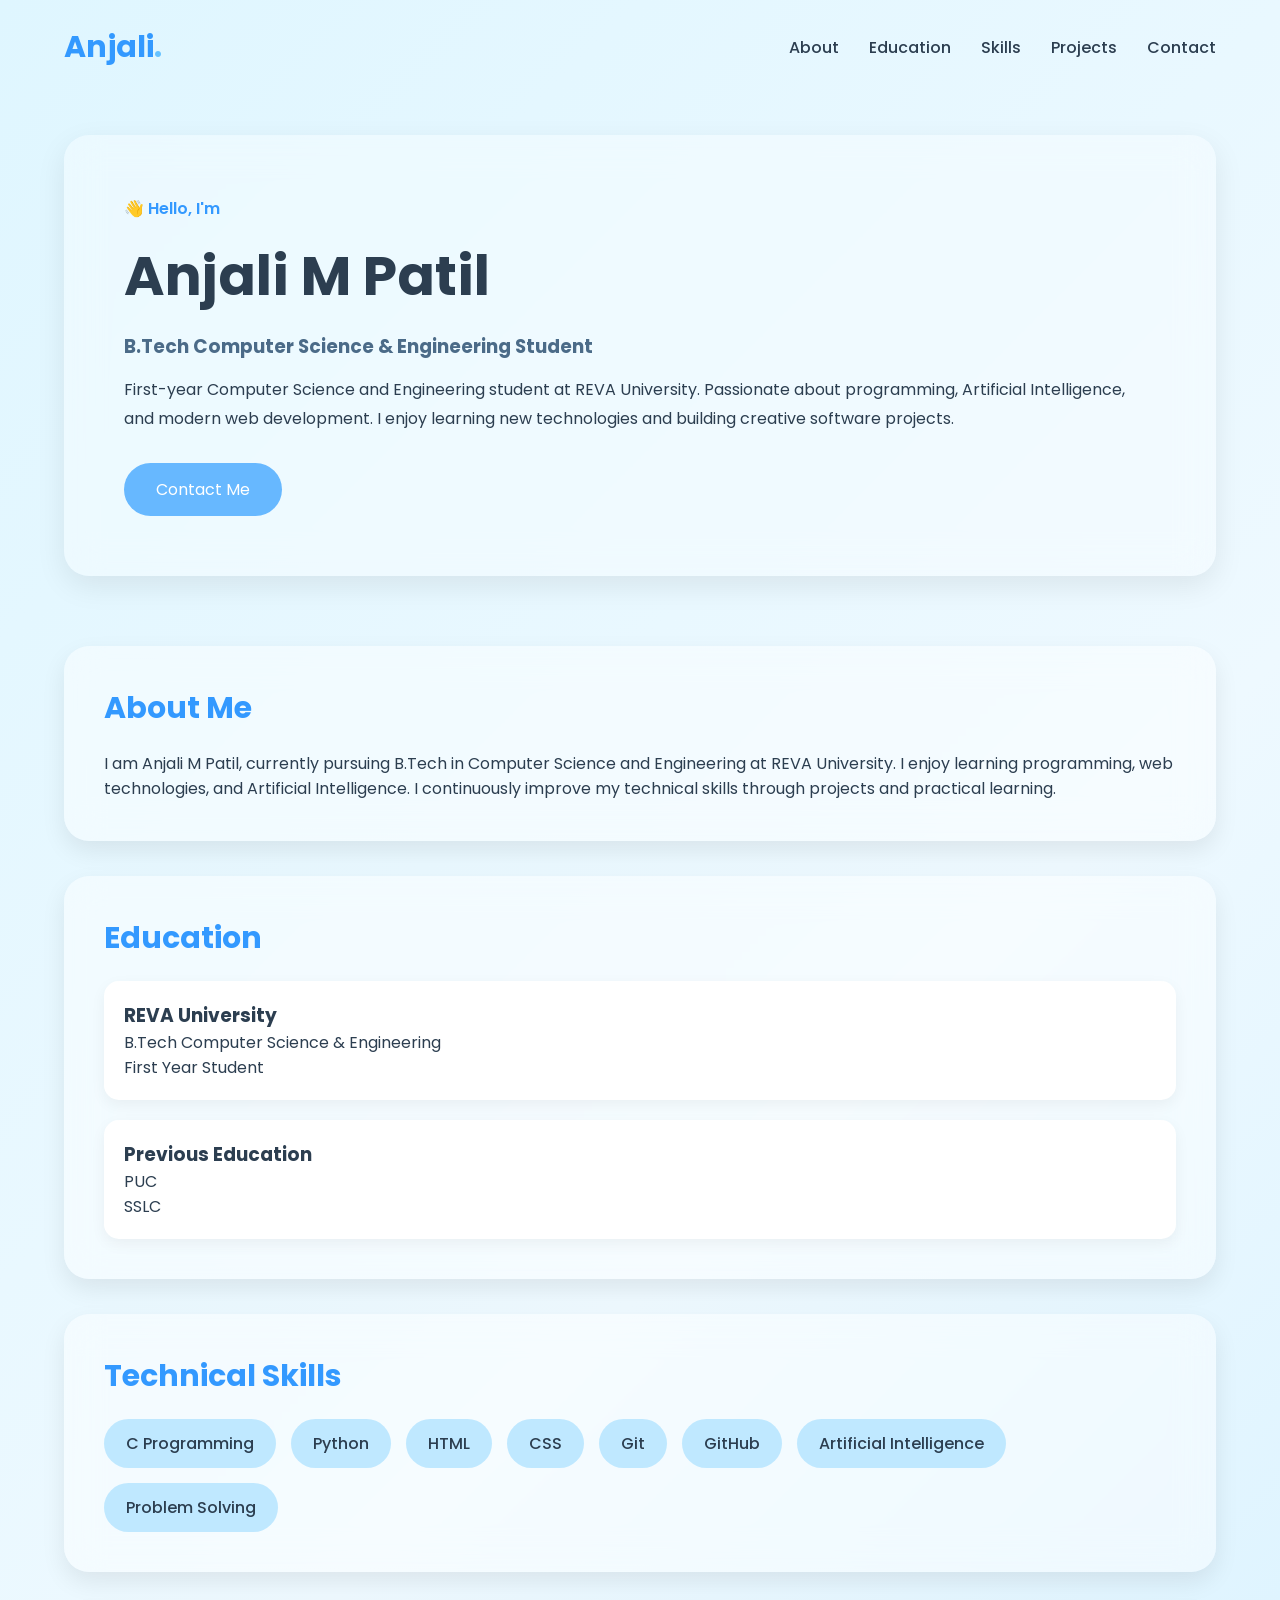
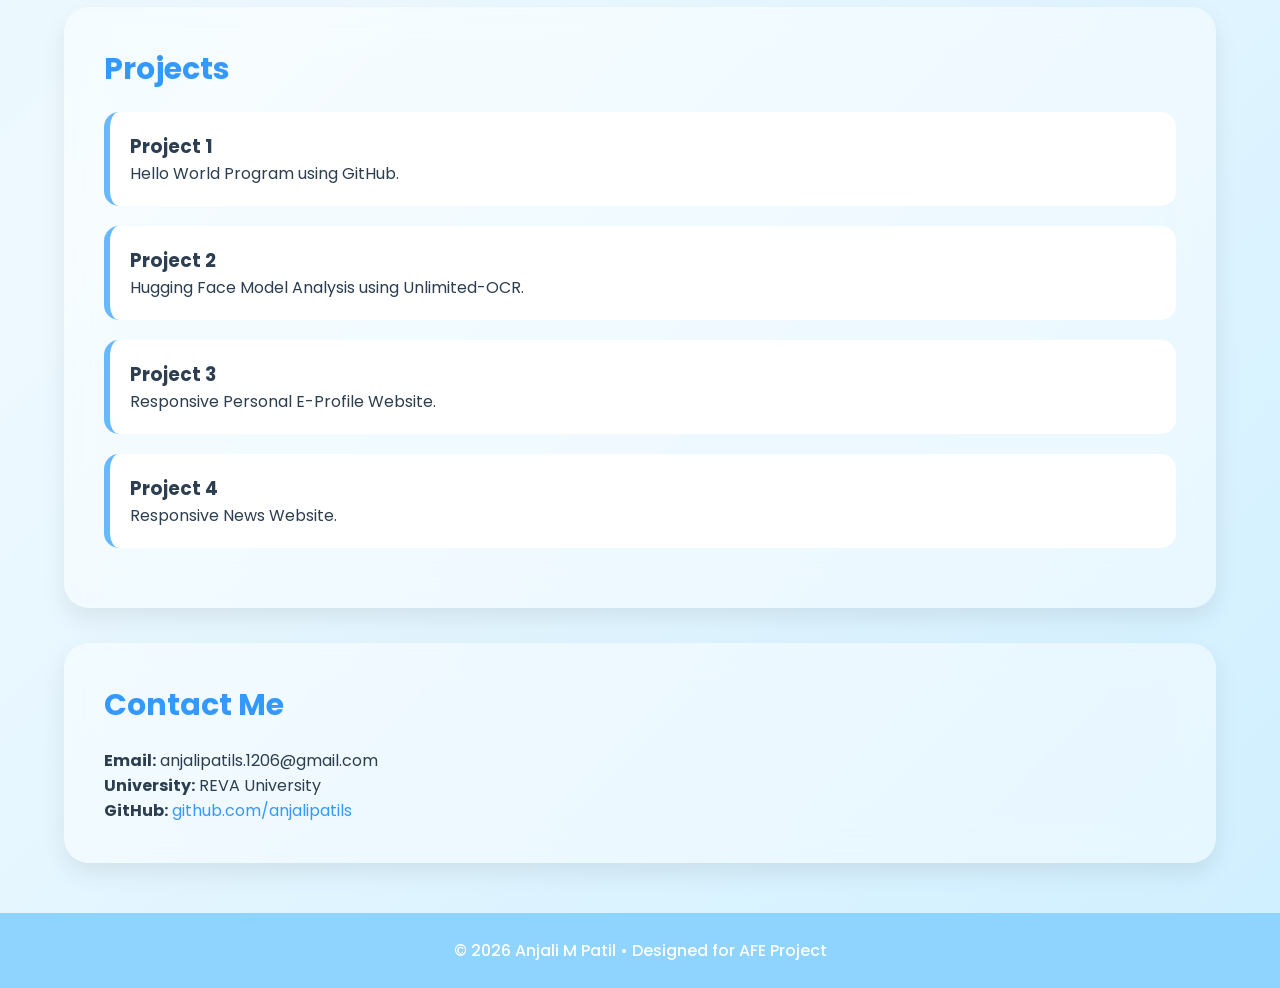
<file: index.html>
<!DOCTYPE html>
<html lang="en">
<head>
    <meta charset="UTF-8">
    <meta name="viewport" content="width=device-width, initial-scale=1.0">
    <title>Anjali M Patil | Portfolio</title>

    <link rel="preconnect" href="https://fonts.googleapis.com">
    <link rel="preconnect" href="https://fonts.gstatic.com" crossorigin>
    <link href="https://fonts.googleapis.com/css2?family=Poppins:wght@300;400;500;600;700&display=swap" rel="stylesheet">

    <link rel="stylesheet" href="style.css">
</head>

<body>

<header>
    <nav>
        <h2 class="logo">Anjali<span>.</span></h2>

        <ul>
            <li><a href="#about">About</a></li>
            <li><a href="#education">Education</a></li>
            <li><a href="#skills">Skills</a></li>
            <li><a href="#projects">Projects</a></li>
            <li><a href="#contact">Contact</a></li>
        </ul>
    </nav>

    <div class="hero">

        <div class="hero-text">

            <p class="tag">👋 Hello, I'm</p>

            <h1>Anjali M Patil</h1>

            <h3>B.Tech Computer Science & Engineering Student</h3>

            <p>
                First-year Computer Science and Engineering student at
                REVA University. Passionate about programming,
                Artificial Intelligence, and modern web development.
                I enjoy learning new technologies and building
                creative software projects.
            </p>

            <a href="#contact" class="btn">Contact Me</a>

        </div>

    </div>
</header>


<section id="about" class="card">

<h2>About Me</h2>

<p>
I am Anjali M Patil, currently pursuing B.Tech in Computer Science and Engineering at REVA University.
I enjoy learning programming, web technologies, and Artificial Intelligence.
I continuously improve my technical skills through projects and practical learning.
</p>

</section>


<section id="education" class="card">

<h2>Education</h2>

<div class="box">

<h3>REVA University</h3>

<p>B.Tech Computer Science & Engineering</p>

<p>First Year Student</p>

</div>

<div class="box">

<h3>Previous Education</h3>

<p>PUC</p>

<p>SSLC</p>

</div>

</section>


<section id="skills" class="card">

<h2>Technical Skills</h2>

<div class="skills">

<span>C Programming</span>

<span>Python</span>

<span>HTML</span>

<span>CSS</span>

<span>Git</span>

<span>GitHub</span>

<span>Artificial Intelligence</span>

<span>Problem Solving</span>

</div>

</section>


<section id="projects" class="card">

<h2>Projects</h2>

<div class="project">

<h3>Project 1</h3>

<p>Hello World Program using GitHub.</p>

</div>

<div class="project">

<h3>Project 2</h3>

<p>Hugging Face Model Analysis using Unlimited-OCR.</p>

</div>

<div class="project">

<h3>Project 3</h3>

<p>Responsive Personal E-Profile Website.</p>

</div>

<div class="project">

<h3>Project 4</h3>

<p>Responsive News Website.</p>

</div>

</section>


<section id="contact" class="card">

<h2>Contact Me</h2>

<p><strong>Email:</strong> anjalipatils.1206@gmail.com</p>

<p><strong>University:</strong> REVA University</p>

<p>
<strong>GitHub:</strong>

<a href="https://github.com/anjalipatils" target="_blank">

github.com/anjalipatils

</a>

</p>

</section>


<footer>

<p>

© 2026 Anjali M Patil • Designed for AFE Project

</p>

</footer>

</body>
</html>
</file>
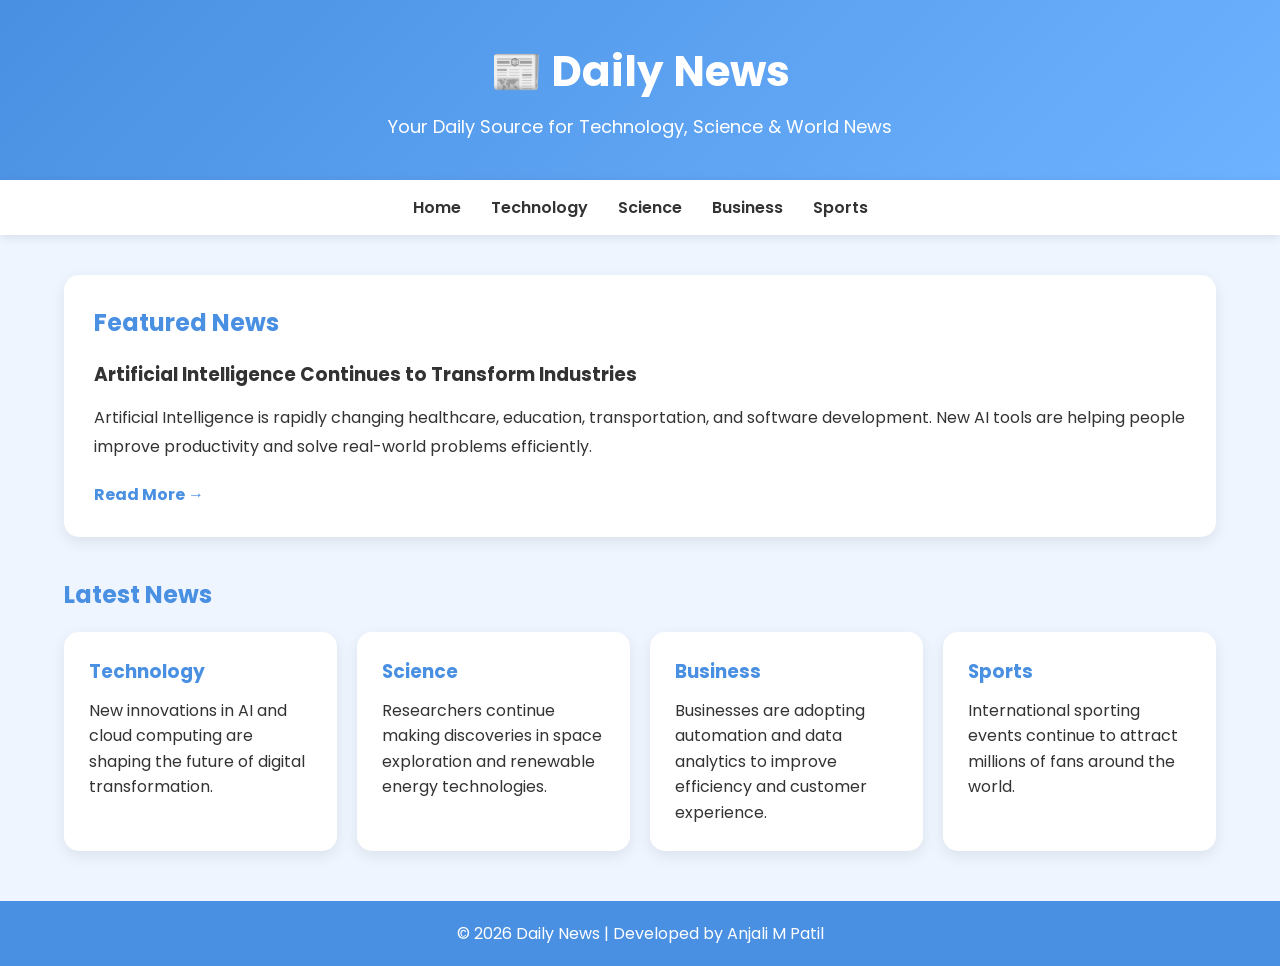
<file: Project4-NewsWebsite/index.html>
<!DOCTYPE html>
<html lang="en">
<head>
    <meta charset="UTF-8">
    <meta name="viewport" content="width=device-width, initial-scale=1.0">
    <title>Daily News | Home</title>

    <link rel="preconnect" href="https://fonts.googleapis.com">
    <link rel="preconnect" href="https://fonts.gstatic.com" crossorigin>
    <link href="https://fonts.googleapis.com/css2?family=Poppins:wght@300;400;500;600;700&display=swap" rel="stylesheet">

    <link rel="stylesheet" href="style.css">
</head>

<body>

<header>
    <h1>📰 Daily News</h1>
    <p>Your Daily Source for Technology, Science & World News</p>
</header>

<nav>
    <ul>
        <li><a href="#">Home</a></li>
        <li><a href="#">Technology</a></li>
        <li><a href="#">Science</a></li>
        <li><a href="#">Business</a></li>
        <li><a href="#">Sports</a></li>
    </ul>
</nav>

<main>

<section class="featured">

    <h2>Featured News</h2>

    <div class="news-card">
        <h3>Artificial Intelligence Continues to Transform Industries</h3>

        <p>
            Artificial Intelligence is rapidly changing healthcare,
            education, transportation, and software development.
            New AI tools are helping people improve productivity
            and solve real-world problems efficiently.
        </p>

        <a href="#">Read More →</a>

    </div>

</section>

<section>

<h2>Latest News</h2>

<div class="news-grid">

<div class="card">
<h3>Technology</h3>
<p>
New innovations in AI and cloud computing are shaping the future of digital transformation.
</p>
</div>

<div class="card">
<h3>Science</h3>
<p>
Researchers continue making discoveries in space exploration and renewable energy technologies.
</p>
</div>

<div class="card">
<h3>Business</h3>
<p>
Businesses are adopting automation and data analytics to improve efficiency and customer experience.
</p>
</div>

<div class="card">
<h3>Sports</h3>
<p>
International sporting events continue to attract millions of fans around the world.
</p>
</div>

</div>

</section>

</main>

<footer>

<p>
© 2026 Daily News | Developed by Anjali M Patil
</p>

</footer>

</body>
</html>
</file>
<file: style.css>
*{
    margin:0;
    padding:0;
    box-sizing:border-box;
    font-family:'Poppins',sans-serif;
}

html{
    scroll-behavior:smooth;
}

body{
    background:linear-gradient(135deg,#dff6ff,#eef9ff,#cfefff);
    color:#2c3e50;
}

/* Navigation */

nav{
    width:90%;
    margin:auto;
    display:flex;
    justify-content:space-between;
    align-items:center;
    padding:25px 0;
}

.logo{
    font-size:30px;
    font-weight:700;
    color:#3399ff;
}

.logo span{
    color:#66c2ff;
}

nav ul{
    display:flex;
    list-style:none;
    gap:30px;
}

nav a{
    text-decoration:none;
    color:#2c3e50;
    font-weight:500;
    transition:.3s;
}

nav a:hover{
    color:#3399ff;
}

/* Hero */

.hero{
    width:90%;
    margin:40px auto 70px;
}

.hero-text{
    background:rgba(255,255,255,.35);
    backdrop-filter:blur(18px);
    border-radius:25px;
    padding:60px;
    box-shadow:0 10px 30px rgba(0,0,0,.08);
}

.tag{
    color:#3399ff;
    font-weight:600;
    margin-bottom:10px;
}

.hero h1{
    font-size:55px;
    color:#2c3e50;
}

.hero h3{
    color:#4b6b88;
    margin:15px 0;
}

.hero p{
    line-height:1.8;
}

.btn{
    display:inline-block;
    margin-top:30px;
    padding:14px 32px;
    background:#67b8ff;
    color:white;
    text-decoration:none;
    border-radius:50px;
    transition:.3s;
}

.btn:hover{
    background:#3399ff;
    transform:translateY(-3px);
}

/* Sections */

.card{
    width:90%;
    margin:35px auto;
    background:rgba(255,255,255,.45);
    backdrop-filter:blur(18px);
    border-radius:25px;
    padding:40px;
    box-shadow:0 10px 25px rgba(0,0,0,.08);
    transition:.3s;
}

.card:hover{
    transform:translateY(-6px);
}

.card h2{
    color:#3399ff;
    margin-bottom:20px;
    font-size:30px;
}

/* Education */

.box{
    background:white;
    border-radius:15px;
    padding:20px;
    margin-top:20px;
    box-shadow:0 5px 15px rgba(0,0,0,.05);
}

/* Skills */

.skills{
    display:flex;
    flex-wrap:wrap;
    gap:15px;
}

.skills span{
    background:#bfe8ff;
    padding:12px 22px;
    border-radius:30px;
    font-weight:500;
    transition:.3s;
}

.skills span:hover{
    background:#67b8ff;
    color:white;
}

/* Projects */

.project{
    background:white;
    border-left:6px solid #67b8ff;
    padding:20px;
    margin:20px 0;
    border-radius:15px;
    transition:.3s;
}

.project:hover{
    transform:translateX(8px);
}

/* Contact */

#contact a{
    color:#3399ff;
    text-decoration:none;
}

#contact a:hover{
    text-decoration:underline;
}

/* Footer */

footer{
    margin-top:50px;
    padding:25px;
    text-align:center;
    background:#8fd3ff;
    color:white;
    font-weight:500;
}

/* Mobile */

@media(max-width:768px){

nav{
    flex-direction:column;
    gap:20px;
}

nav ul{
    flex-wrap:wrap;
    justify-content:center;
}

.hero h1{
    font-size:38px;
}

.hero-text{
    padding:35px;
}

.card{
    padding:25px;
}

.skills{
    justify-content:center;
}

}
</file>
<file: Project4-NewsWebsite/style.css>
*{
    margin:0;
    padding:0;
    box-sizing:border-box;
    font-family:'Poppins',sans-serif;
}

body{
    background:#eef5ff;
    color:#333;
}

header{
    background:linear-gradient(135deg,#4a90e2,#6cb2ff);
    color:white;
    text-align:center;
    padding:40px 20px;
}

header h1{
    font-size:42px;
    margin-bottom:10px;
}

header p{
    font-size:18px;
}

nav{
    background:#ffffff;
    box-shadow:0 2px 10px rgba(0,0,0,0.1);
}

nav ul{
    list-style:none;
    display:flex;
    justify-content:center;
    flex-wrap:wrap;
}

nav li{
    margin:15px;
}

nav a{
    text-decoration:none;
    color:#333;
    font-weight:600;
    transition:.3s;
}

nav a:hover{
    color:#4a90e2;
}

main{
    width:90%;
    max-width:1200px;
    margin:40px auto;
}

.featured{
    background:white;
    padding:30px;
    border-radius:15px;
    box-shadow:0 5px 15px rgba(0,0,0,.08);
    margin-bottom:40px;
}

.featured h2{
    color:#4a90e2;
    margin-bottom:20px;
}

.news-card h3{
    margin-bottom:15px;
}

.news-card p{
    line-height:1.8;
    margin-bottom:20px;
}

.news-card a{
    text-decoration:none;
    color:#4a90e2;
    font-weight:bold;
}

section h2{
    color:#4a90e2;
    margin-bottom:20px;
}

.news-grid{
    display:grid;
    grid-template-columns:repeat(auto-fit,minmax(250px,1fr));
    gap:20px;
}

.card{
    background:white;
    padding:25px;
    border-radius:15px;
    box-shadow:0 5px 15px rgba(0,0,0,.08);
    transition:.3s;
}

.card:hover{
    transform:translateY(-6px);
}

.card h3{
    color:#4a90e2;
    margin-bottom:12px;
}

.card p{
    line-height:1.6;
}

footer{
    margin-top:50px;
    background:#4a90e2;
    color:white;
    text-align:center;
    padding:20px;
}

@media(max-width:768px){

header h1{
    font-size:32px;
}

nav ul{
    flex-direction:column;
    align-items:center;
}

main{
    width:95%;
}

}
</file>
